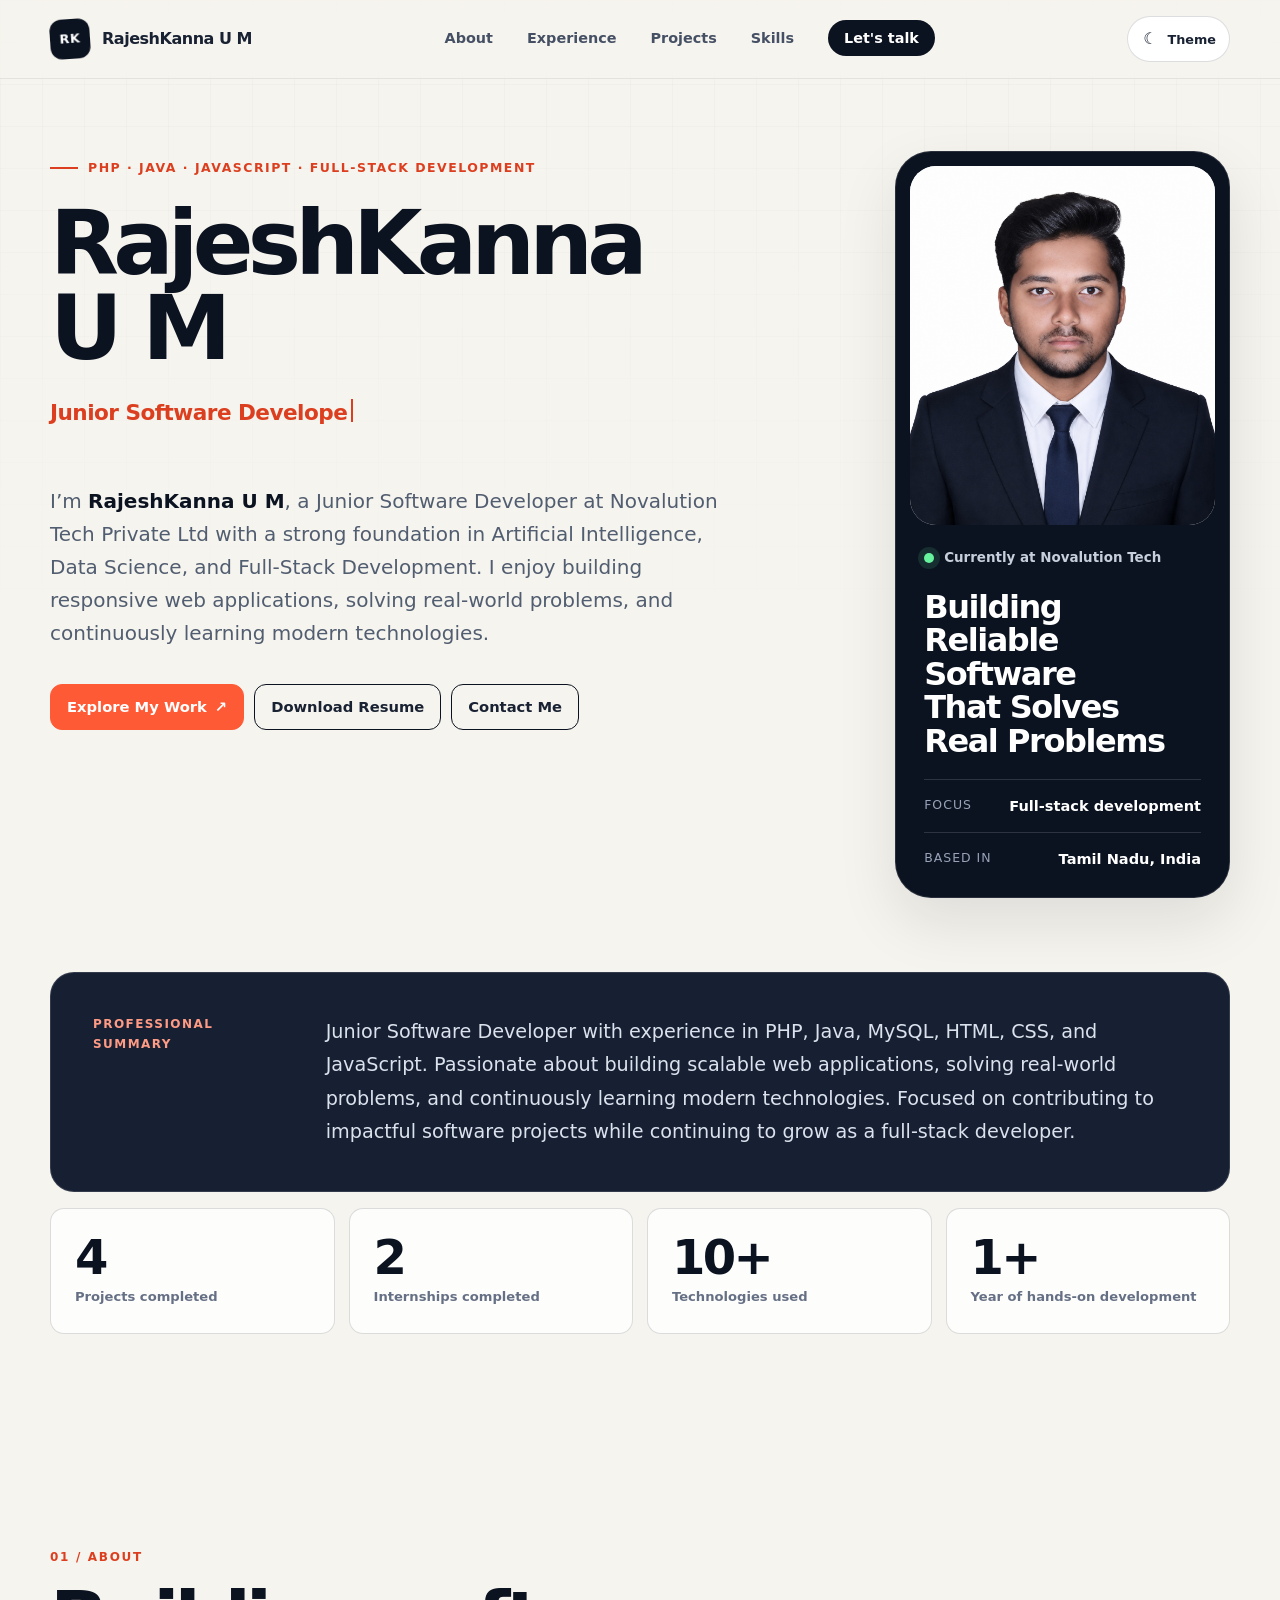
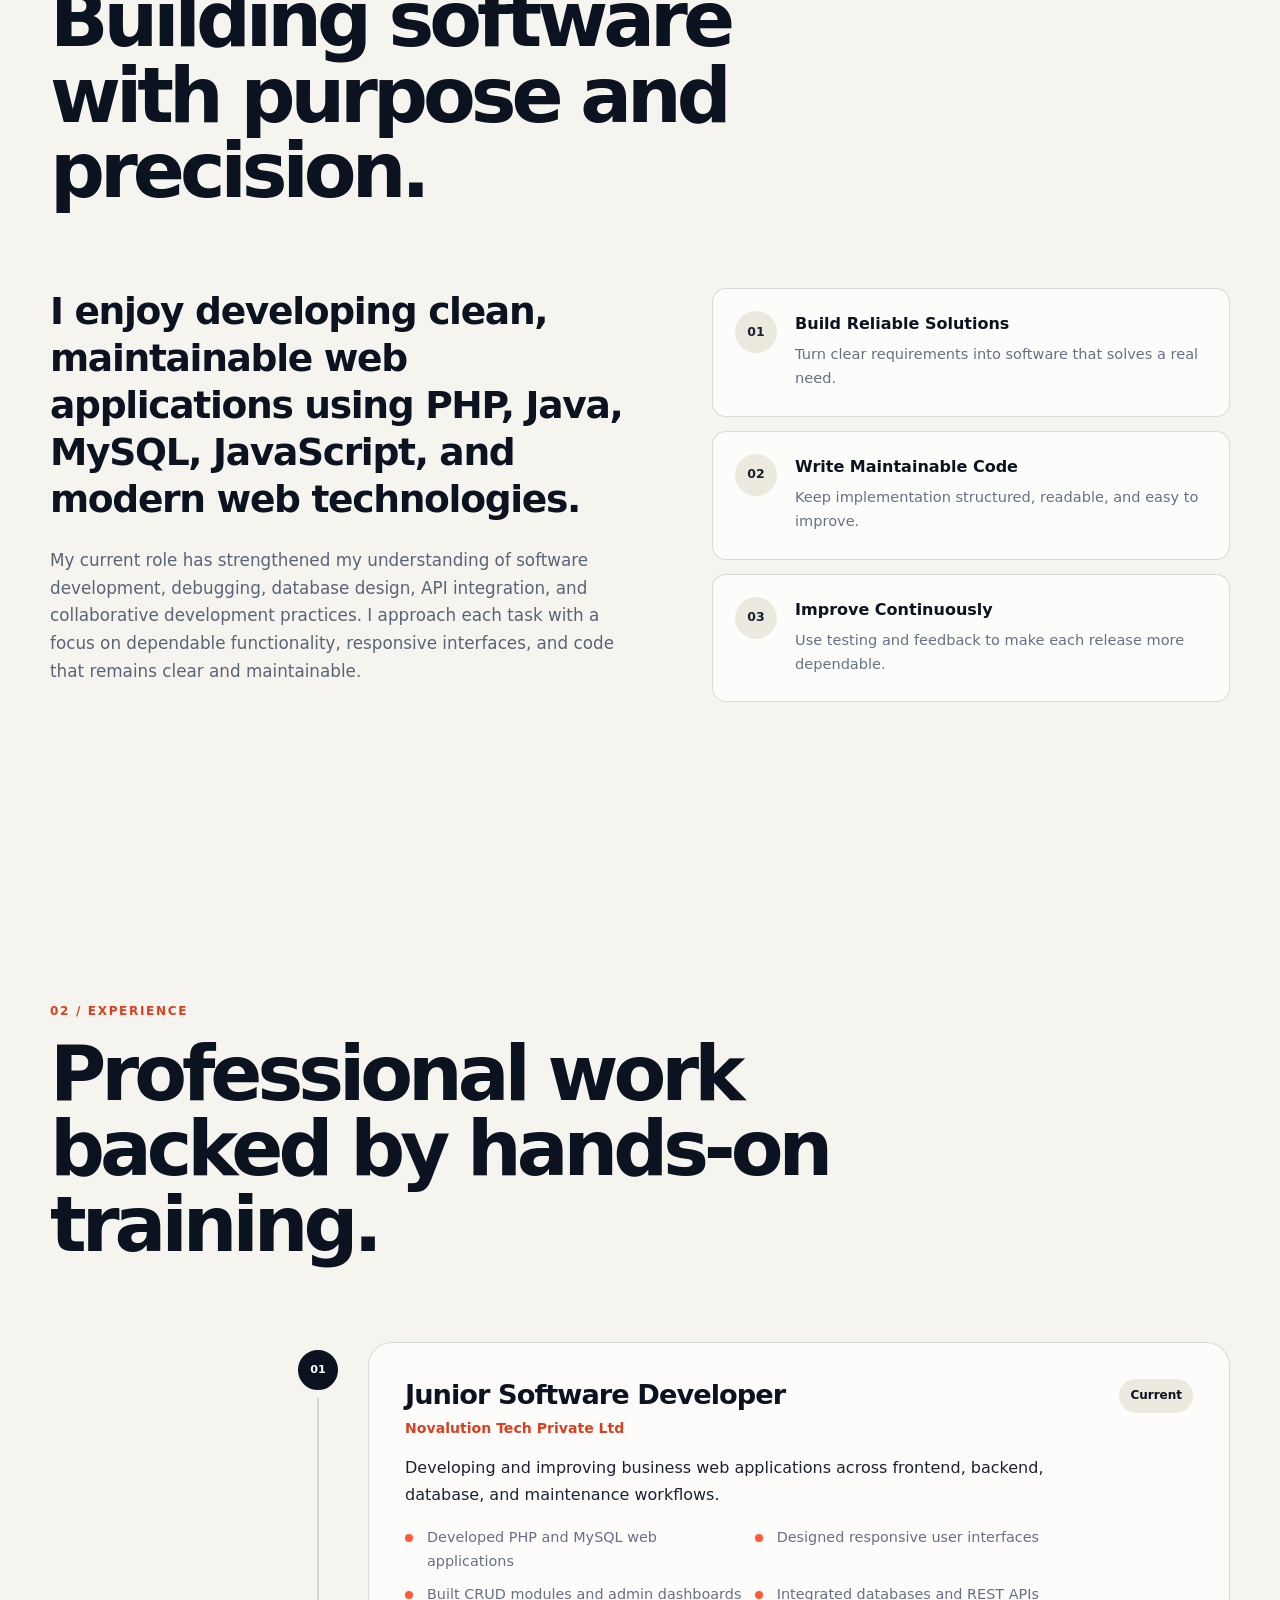
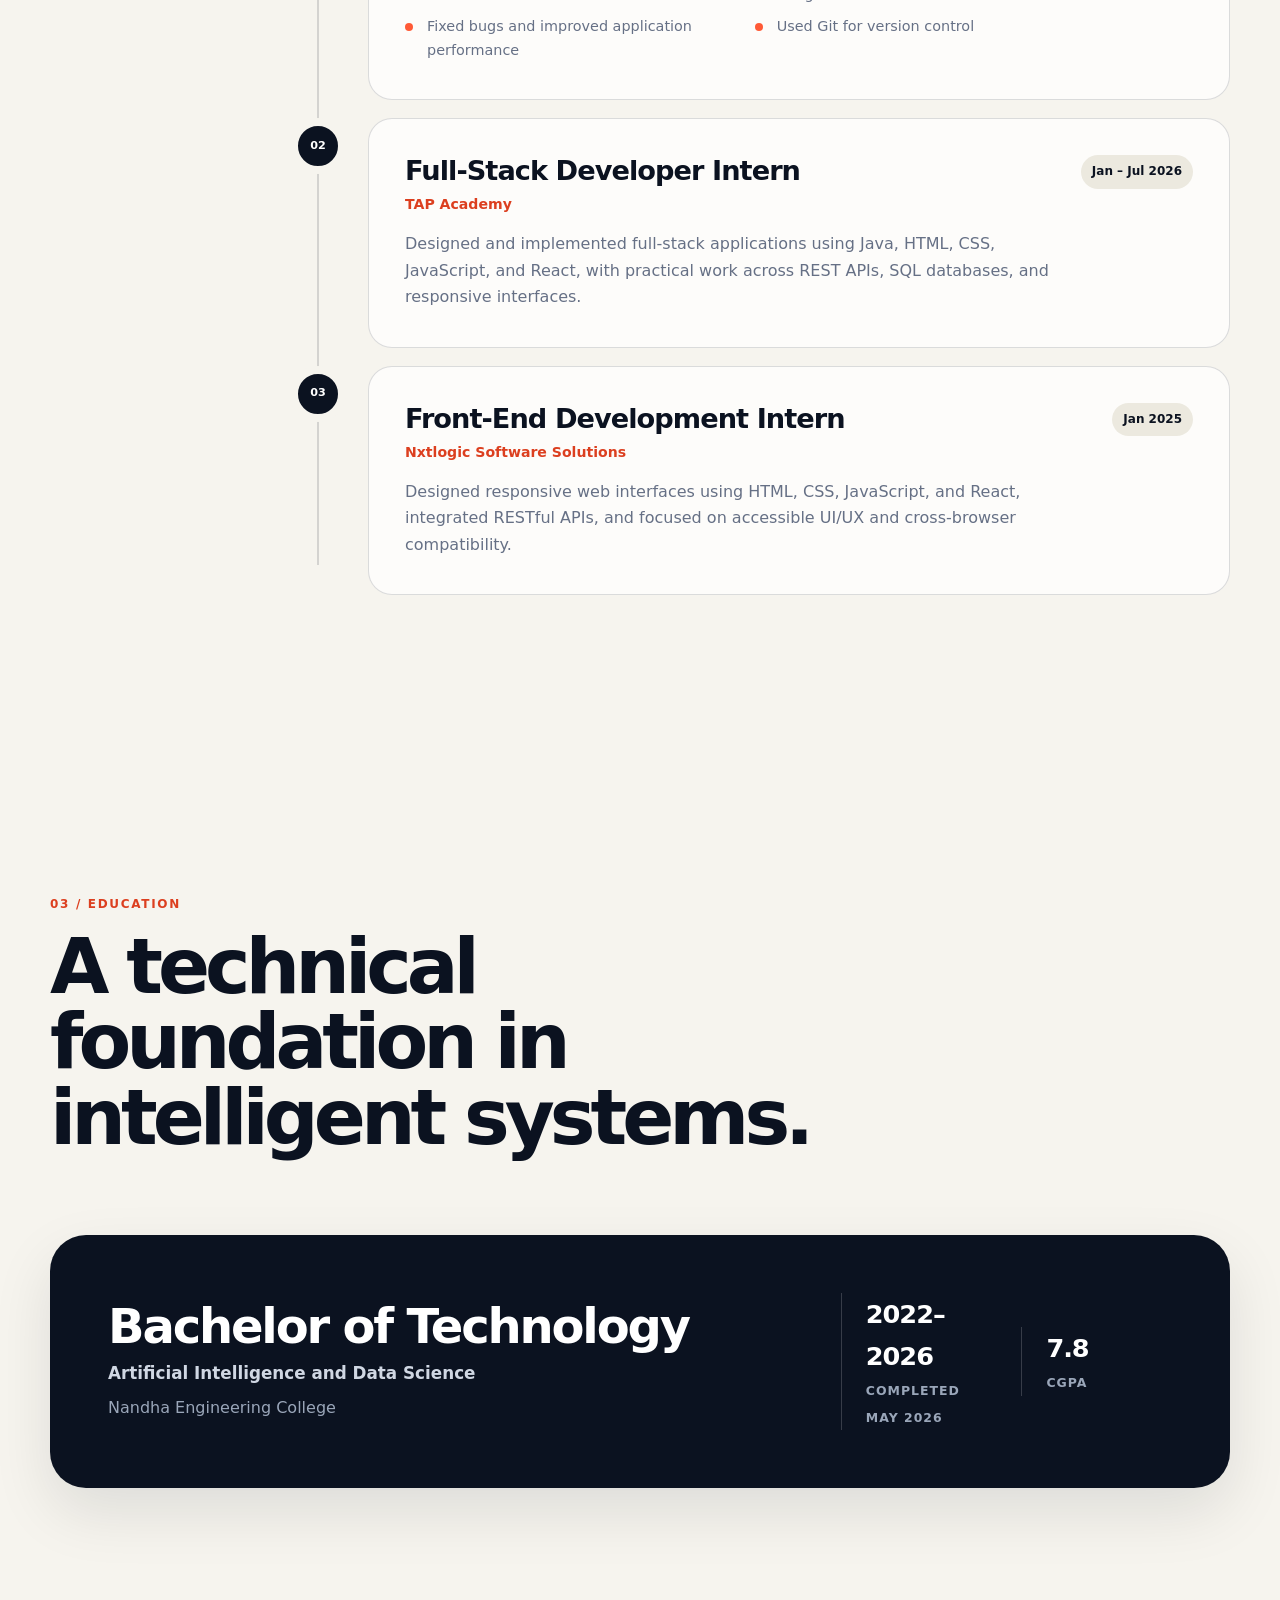
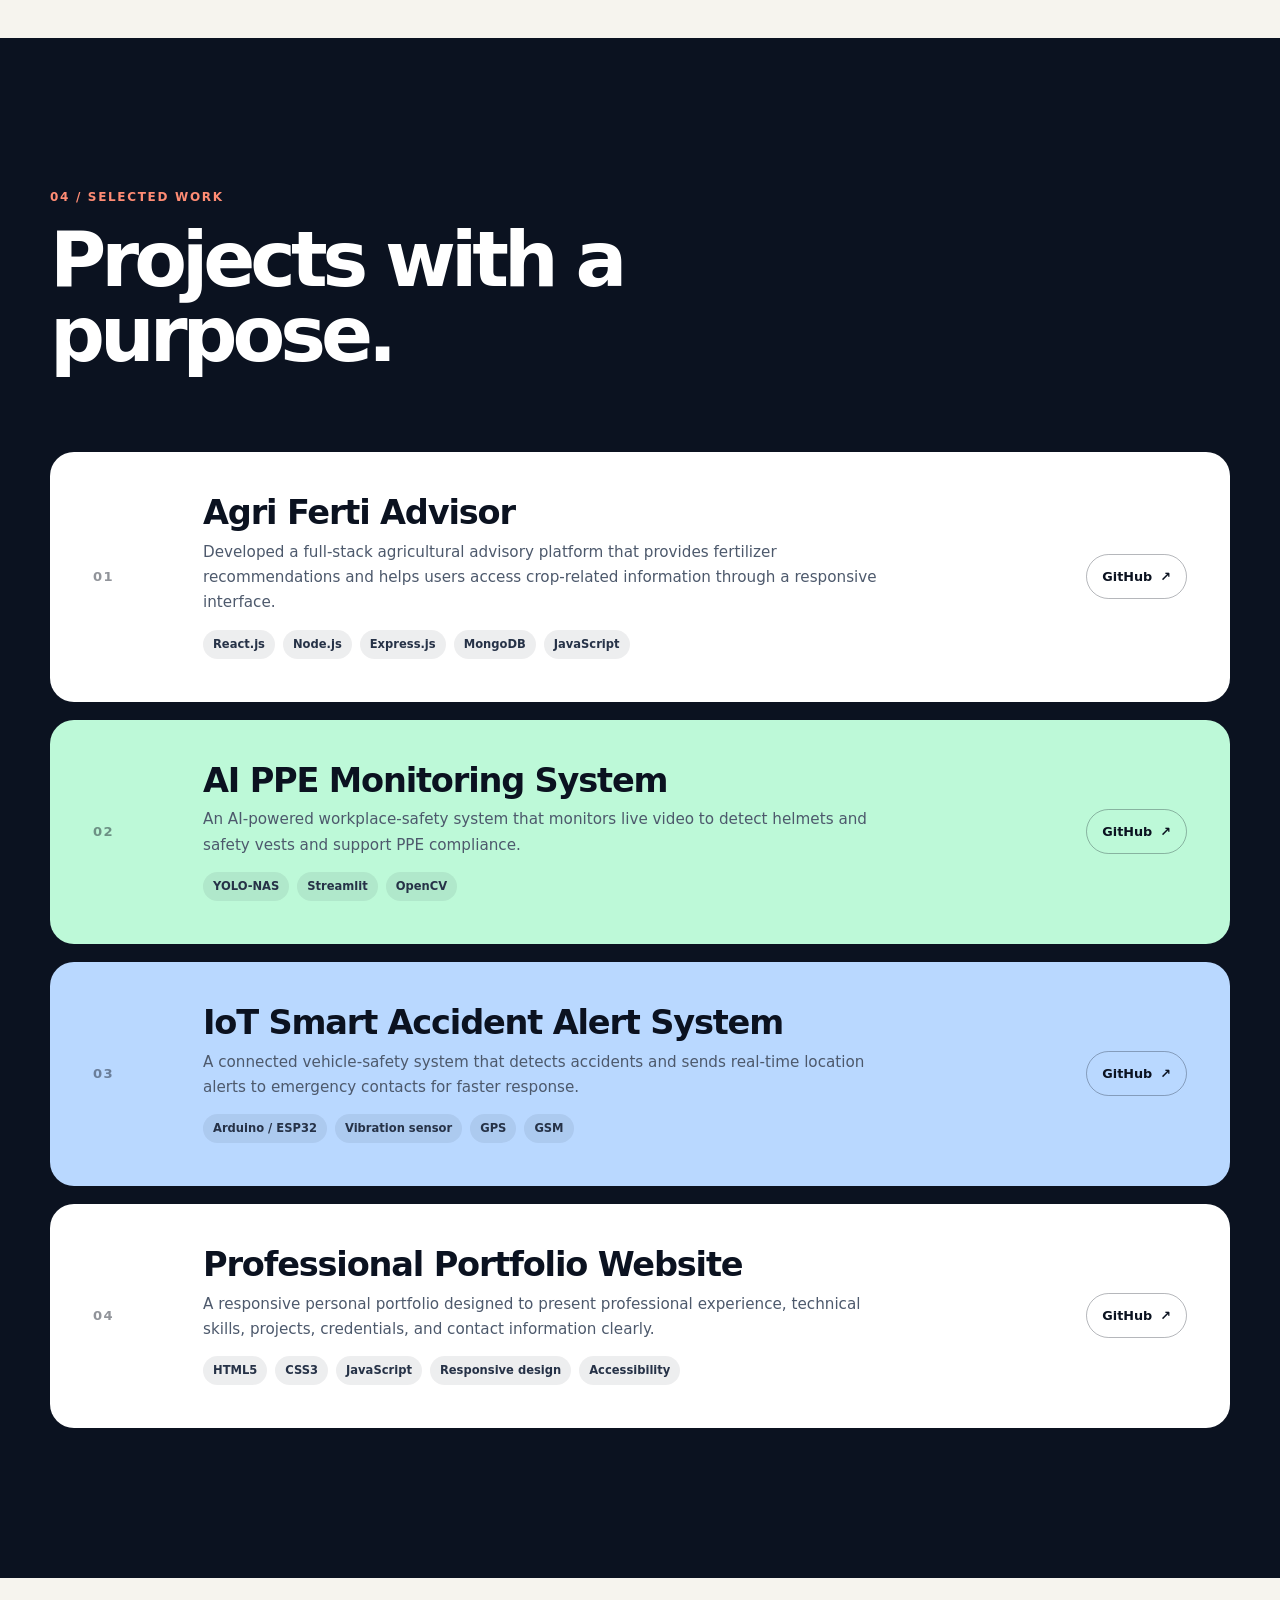
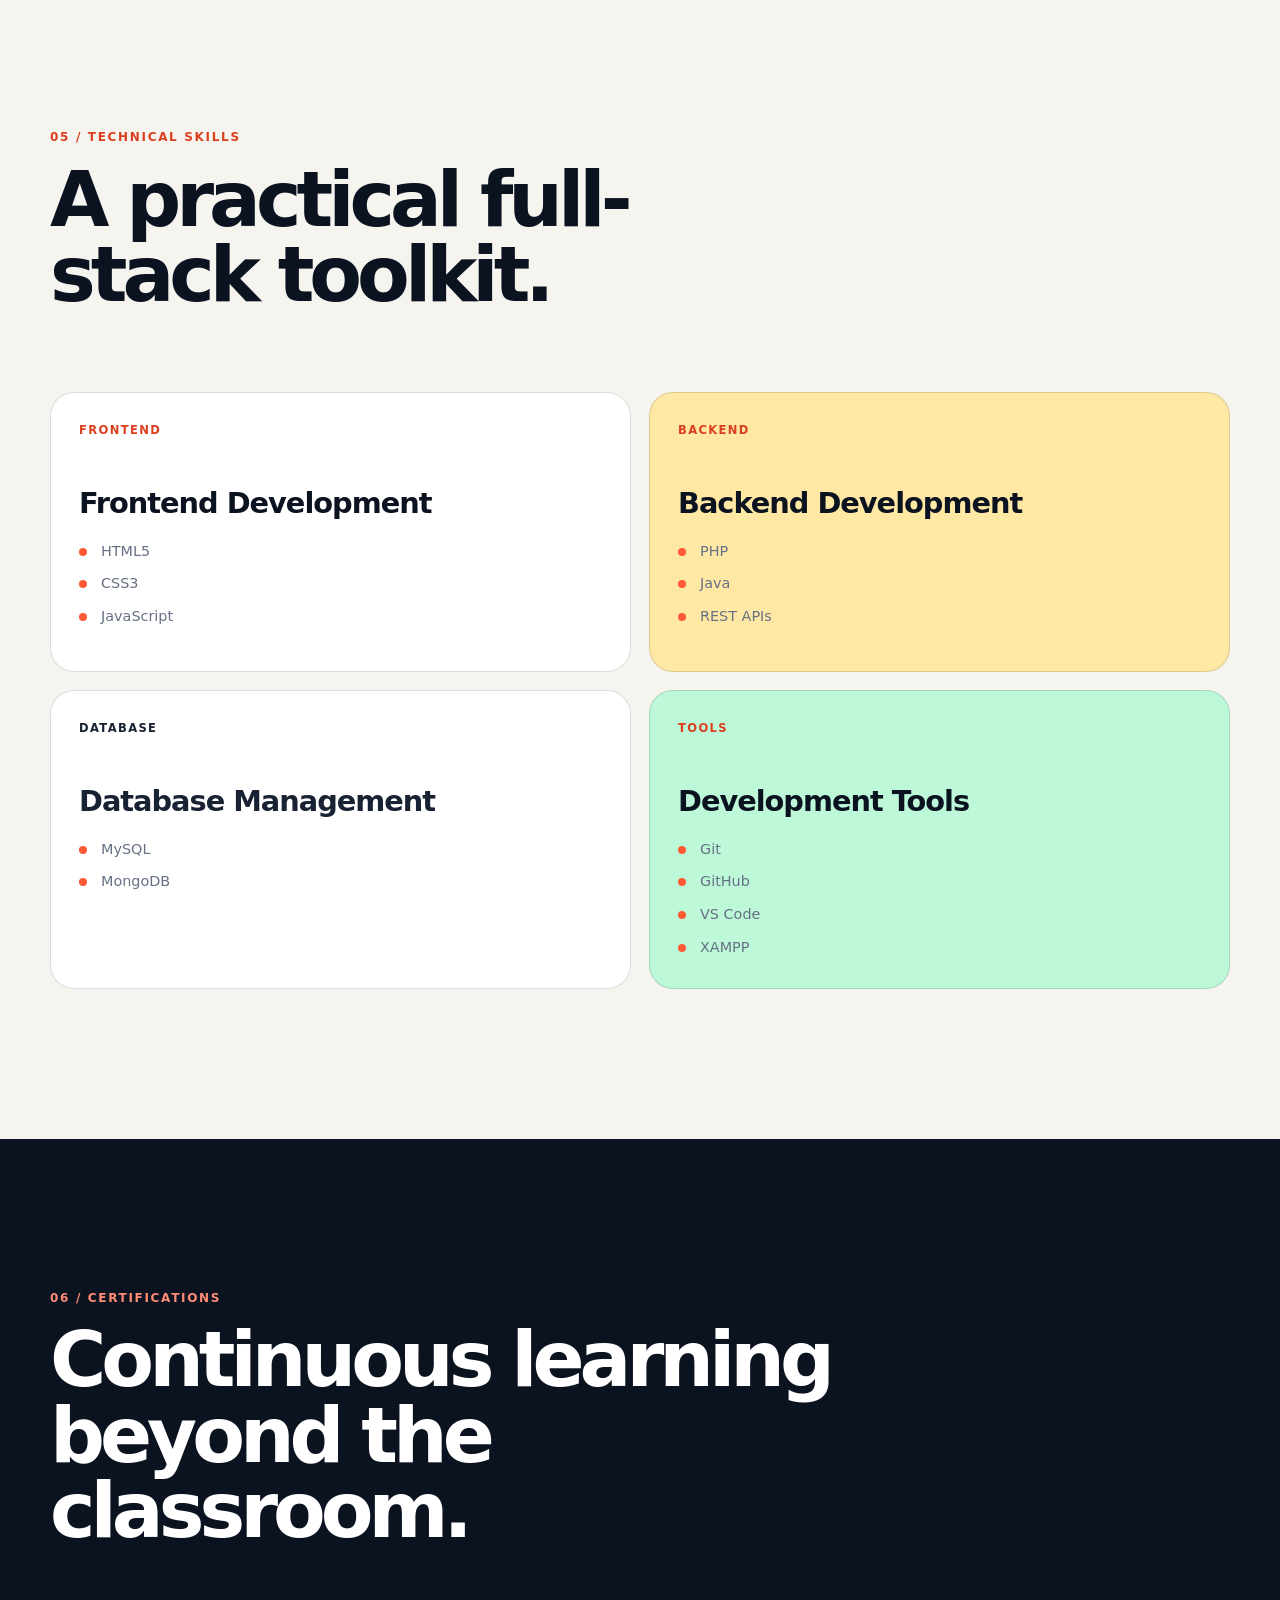
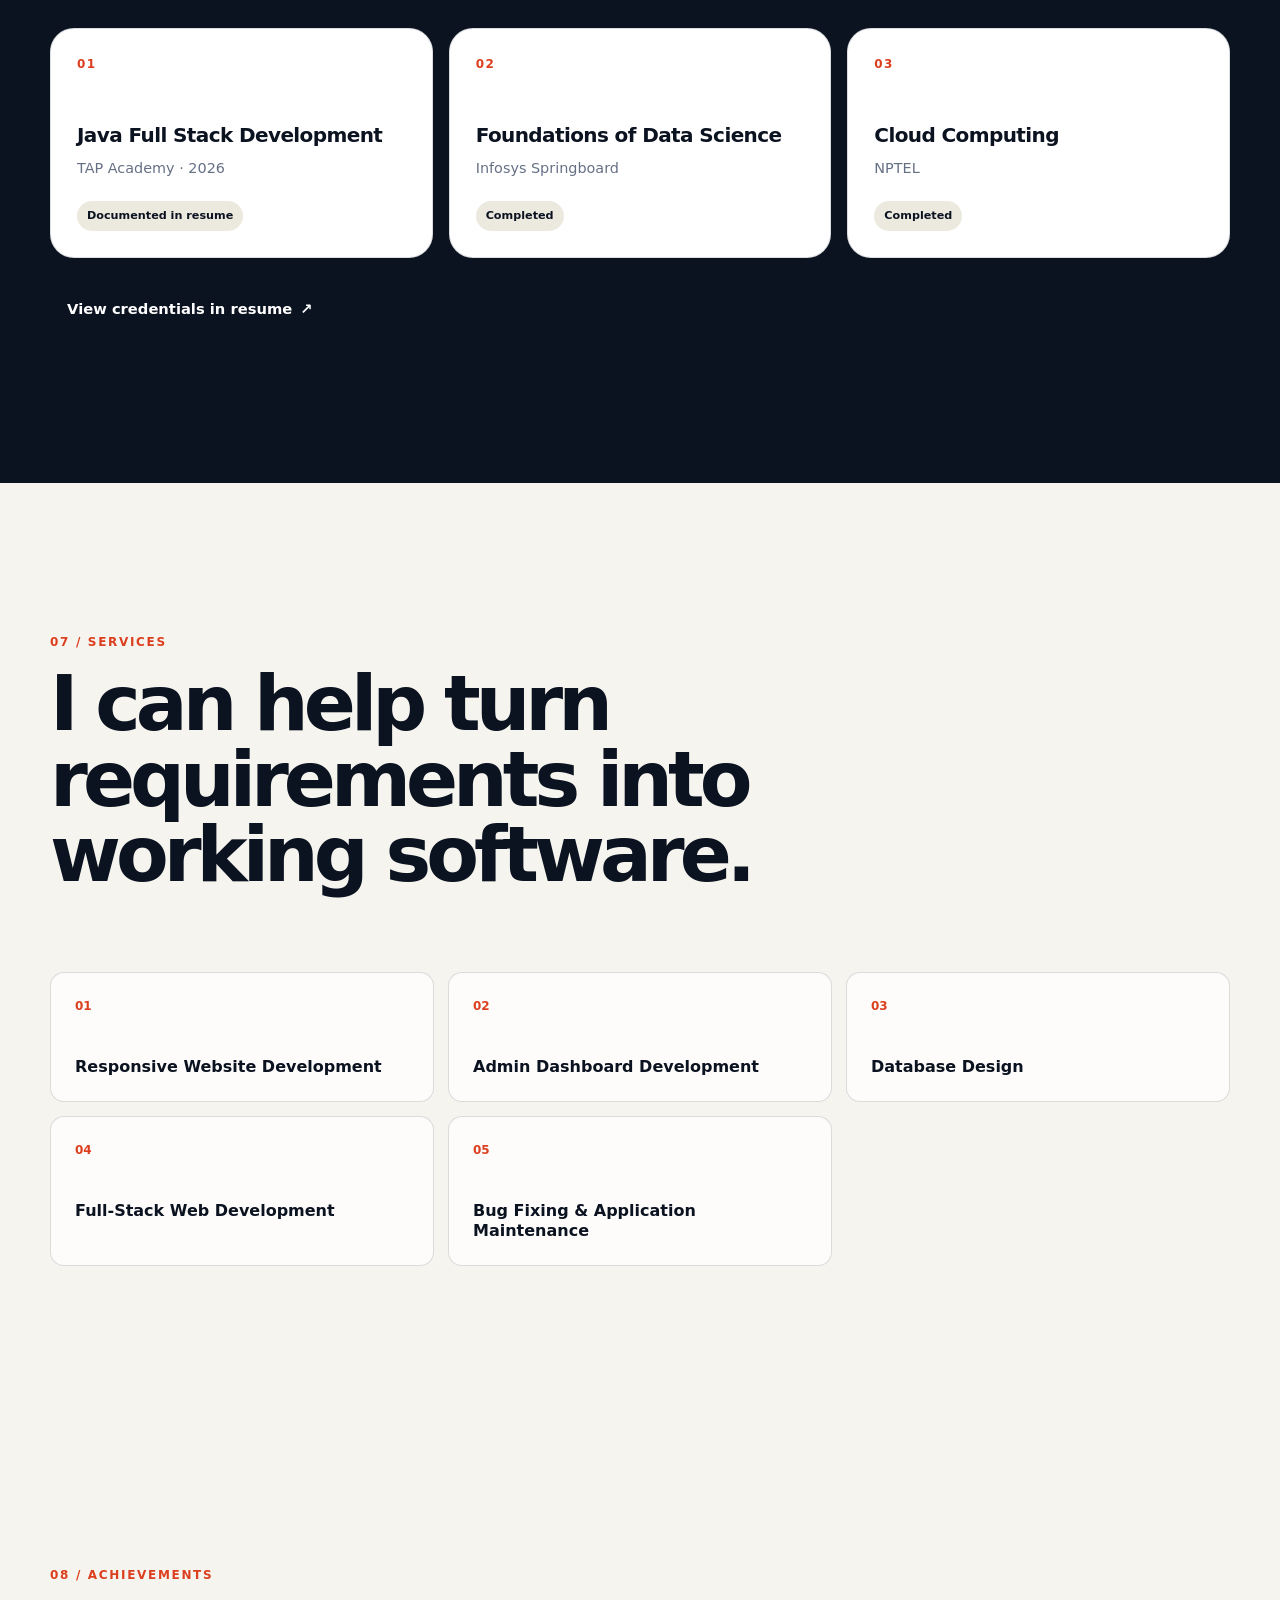
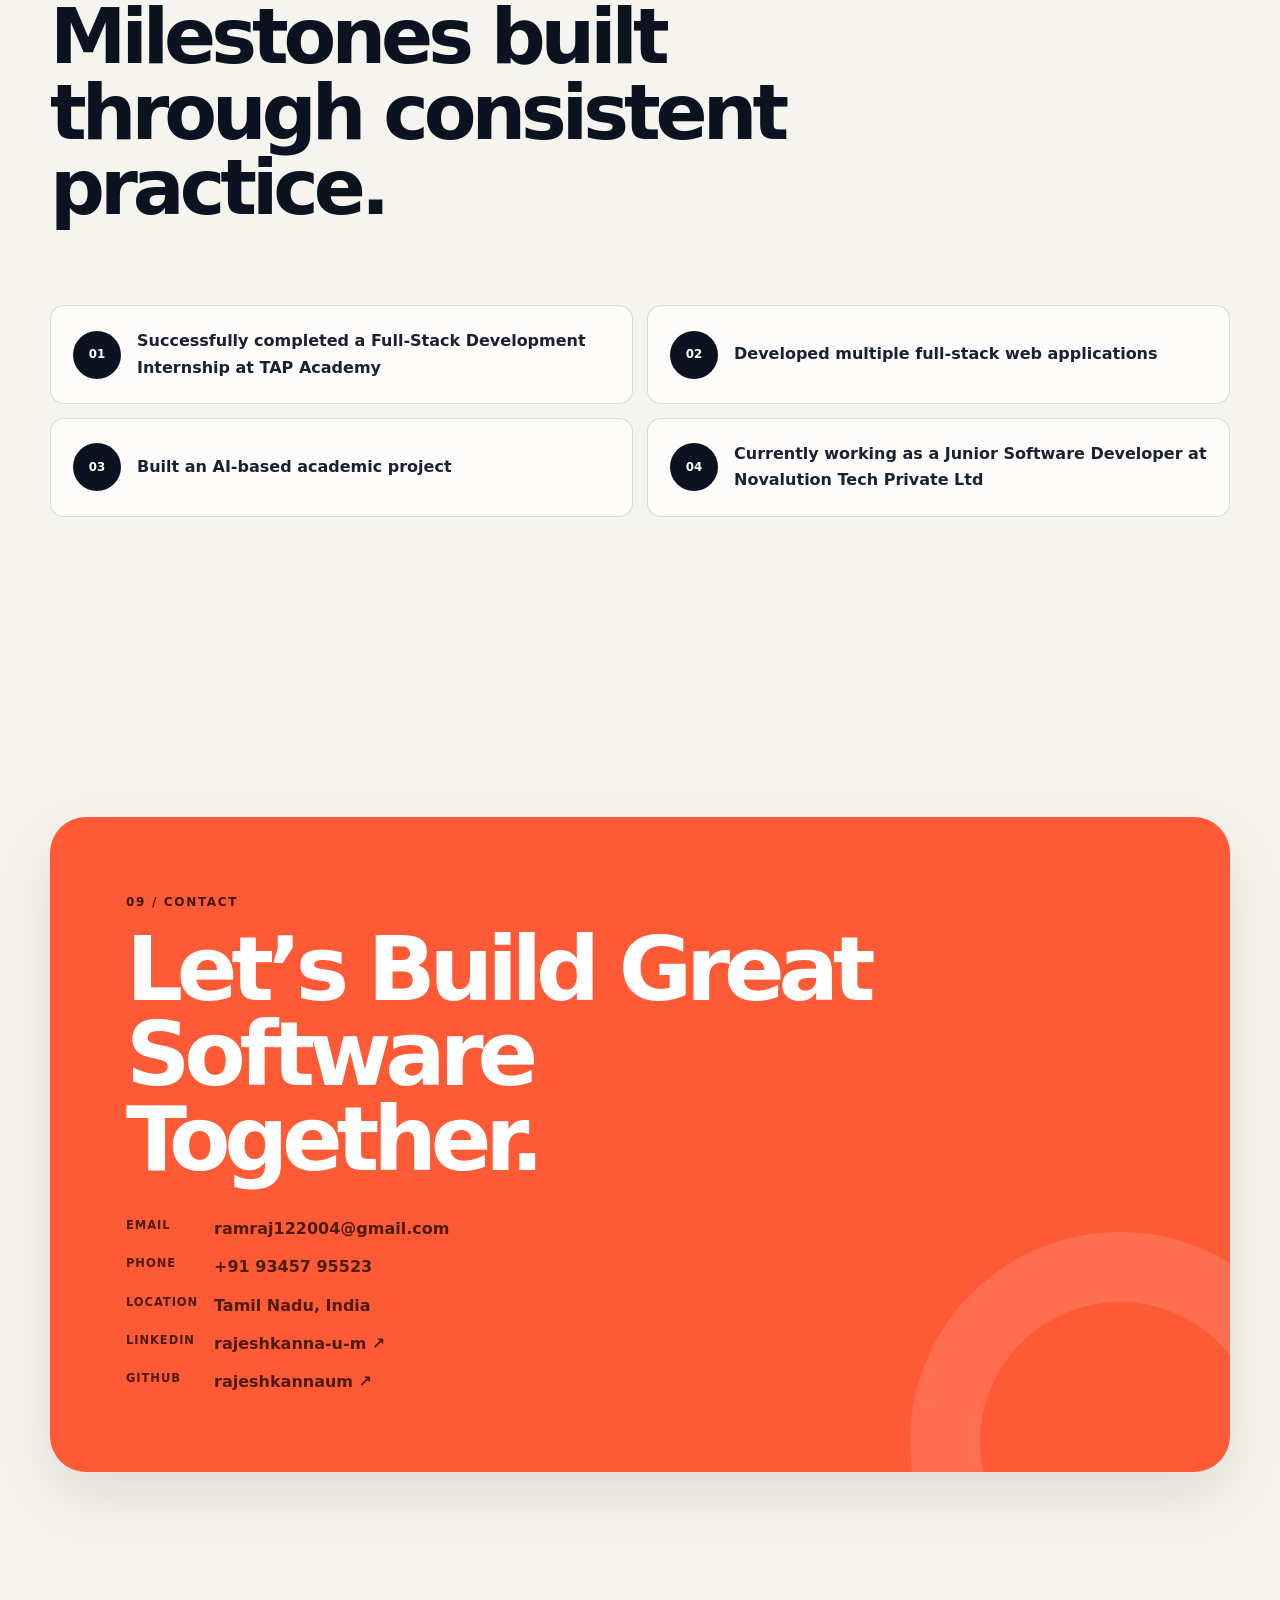
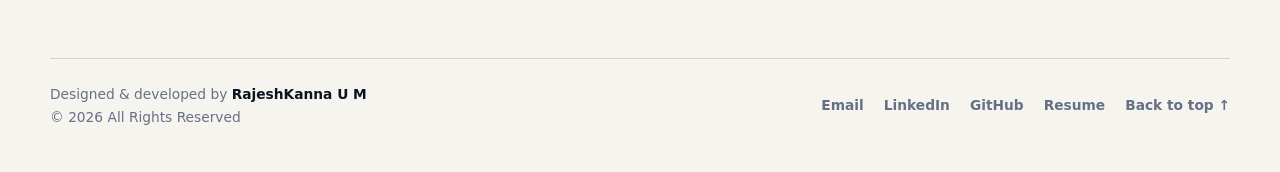
<file: index.html>
<!DOCTYPE html>
<html lang="en">
<head>
  <meta charset="UTF-8">
  <meta name="viewport" content="width=device-width, initial-scale=1.0">
  <meta name="description" content="Portfolio of RajeshKanna U M, a Junior Software Developer building scalable web applications with PHP, Java, MySQL, and JavaScript.">
  <meta name="theme-color" content="#0b1220">
  <meta name="author" content="RajeshKanna U M">
  <meta name="robots" content="index, follow">
  <meta name="keywords" content="RajeshKanna U M, junior software developer, Java full-stack developer, AI and Data Science, web developer, portfolio, Tamil Nadu">
  <meta property="og:type" content="website">
  <meta property="og:title" content="RajeshKanna U M | Junior Software Developer">
  <meta property="og:description" content="Junior Software Developer building scalable, reliable, and user-friendly web applications.">
  <meta property="og:locale" content="en_IN">
  <meta name="twitter:card" content="summary">
  <meta name="twitter:title" content="RajeshKanna U M | Junior Software Developer">
  <meta name="twitter:description" content="Junior Software Developer building scalable, reliable, and user-friendly web applications.">
  <title>RajeshKanna U M | Junior Software Developer</title>
  <link rel="icon" type="image/png" href="assets/profile.png">
  <script src="assets/js/theme.js"></script>
  <script type="application/ld+json">
    {
      "@context": "https://schema.org",
      "@type": "Person",
      "name": "RajeshKanna U M",
      "jobTitle": "Junior Software Developer",
      "email": "mailto:ramraj122004@gmail.com",
      "telephone": "+91-93457-95523",
      "address": {
        "@type": "PostalAddress",
        "addressRegion": "Tamil Nadu",
        "addressCountry": "IN"
      },
      "alumniOf": {
        "@type": "CollegeOrUniversity",
        "name": "Nandha Engineering College"
      },
      "worksFor": {
        "@type": "Organization",
        "name": "Novalution Tech Private Ltd"
      },
      "sameAs": [
        "https://www.linkedin.com/in/rajeshkanna-u-m/",
        "https://github.com/rajeshkannaum"
      ],
      "knowsAbout": ["Java", "PHP", "HTML", "CSS", "JavaScript",  "REST APIs", "SQL", "MySQL", "MongoDB", "Git", "Full-Stack Development"]
    }
  </script>
  <link rel="stylesheet" href="assets/css/style.css">
</head>
<body class="loading">
  <a class="skip-link" href="#main-content">Skip to main content</a>

  <div class="site-loader" id="site-loader" aria-hidden="true">
    <div class="loader-inner">
      <span class="loader-mark">RK</span>
      <span class="loader-text">Loading portfolio</span>
    </div>
  </div>

  <header class="site-header">
    <nav class="nav shell" aria-label="Primary navigation">
      <a class="brand" href="#home" aria-label="RajeshKanna U M - home">
        <span class="brand-mark" aria-hidden="true">RK</span>
        <span class="brand-name">RajeshKanna U M</span>
      </a>
      <ul class="nav-links">
        <li><a href="#about">About</a></li>
        <li><a href="#experience">Experience</a></li>
        <li><a href="#projects">Projects</a></li>
        <li><a href="#skills">Skills</a></li>
        <li><a class="nav-cta" href="#contact">Let's talk</a></li>
      </ul>
      <div class="nav-tools">
        <button class="theme-toggle" id="theme-toggle" type="button" aria-label="Switch color theme" aria-pressed="false">
          <span class="theme-icon" aria-hidden="true">☾</span>
          <span class="theme-label">Theme</span>
        </button>
        <details class="mobile-menu">
          <summary><span class="menu-icon" aria-hidden="true"></span> Menu</summary>
          <ul class="mobile-links">
            <li><a href="#about">About</a></li>
            <li><a href="#experience">Experience</a></li>
            <li><a href="#education">Education</a></li>
            <li><a href="#projects">Projects</a></li>
            <li><a href="#skills">Skills</a></li>
            <li><a href="#certifications">Certifications</a></li>
            <li><a href="#contact">Contact</a></li>
          </ul>
        </details>
      </div>
    </nav>
  </header>

  <main id="main-content">
    <section class="hero" id="home" aria-labelledby="hero-title">
      <div class="hero-grid shell reveal">
        <div>
          <p class="eyebrow">PHP · Java · JavaScript · Full-Stack Development</p>
          <h1 id="hero-title">RajeshKanna U M</h1>
          <p class="role-line" aria-label="Professional headline">
            <span id="typing-text">Junior Software Developer | Building Scalable Web Applications</span><span class="typing-cursor" aria-hidden="true"></span>
          </p>
          <p class="hero-intro">
            I’m <strong>RajeshKanna U M</strong>, a Junior Software Developer at Novalution Tech Private Ltd with a
            strong foundation in Artificial Intelligence, Data Science, and Full-Stack Development. I enjoy building
            responsive web applications, solving real-world problems, and continuously learning modern technologies.
          </p>
          <div class="button-row">
            <a class="button button-primary" href="#projects">Explore My Work <span class="arrow" aria-hidden="true">↗</span></a>
            <a class="button button-secondary" href="assets/rajeshkanna-resume.pdf" download="RajeshKanna-UM-Resume.pdf">Download Resume</a>
            <a class="button button-secondary" href="#contact">Contact Me</a>
          </div>
        </div>

        <aside class="hero-card" aria-label="Current profile summary">
          <div class="hero-photo">
            <img src="assets/profile.png" alt="Professional portrait of RajeshKanna U M" width="1128" height="1371">
          </div>
          <div class="hero-card-body">
            <div class="status"><span class="status-dot" aria-hidden="true"></span> Currently at Novalution Tech</div>
            <h2 class="hero-card-title">Building Reliable Software<br>That Solves Real Problems</h2>
            <dl class="fact-list">
              <div class="fact">
                <dt>Focus</dt>
                <dd>Full-stack development</dd>
              </div>
              <div class="fact">
                <dt>Based in</dt>
                <dd>Tamil Nadu, India</dd>
              </div>
            </dl>
          </div>
        </aside>
      </div>

      <aside class="professional-summary shell reveal" aria-label="Professional summary">
        <span class="professional-summary-label">Professional summary</span>
        <p>Junior Software Developer with experience in PHP, Java, MySQL, HTML, CSS, and JavaScript. Passionate about building scalable web applications, solving real-world problems, and continuously learning modern technologies. Focused on contributing to impactful software projects while continuing to grow as a full-stack developer.</p>
      </aside>

      <div class="stats-grid shell" aria-label="Portfolio statistics">
        <div class="stat-card reveal"><strong class="stat-value">4</strong><span class="stat-label">Projects completed</span></div>
        <div class="stat-card reveal"><strong class="stat-value">2</strong><span class="stat-label">Internships completed</span></div>
        <div class="stat-card reveal"><strong class="stat-value">10+</strong><span class="stat-label">Technologies used</span></div>
        <div class="stat-card reveal"><strong class="stat-value">1+</strong><span class="stat-label">Year of hands-on development</span></div>
      </div>
    </section>

    <section class="section reveal" id="about" aria-labelledby="about-title">
      <div class="shell">
        <div class="section-heading">
          <div>
            <p class="section-label">01 / About</p>
            <h2 class="section-title" id="about-title">Building software with purpose and precision.</h2>
          </div>
        </div>

        <div class="about-grid">
          <div>
            <p class="about-lead">I enjoy developing clean, maintainable web applications using PHP, Java, MySQL, JavaScript, and modern web technologies.</p>
            <p class="about-copy">
              My current role has strengthened my understanding of software development, debugging, database design,
              API integration, and collaborative development practices. I approach each task with a focus on dependable
              functionality, responsive interfaces, and code that remains clear and maintainable.
            </p>
          </div>

          <div class="principles" aria-label="Working principles">
            <article class="principle">
              <span class="principle-index" aria-hidden="true">01</span>
              <div>
                <h3>Build Reliable Solutions</h3>
                <p>Turn clear requirements into software that solves a real need.</p>
              </div>
            </article>
            <article class="principle">
              <span class="principle-index" aria-hidden="true">02</span>
              <div>
                <h3>Write Maintainable Code</h3>
                <p>Keep implementation structured, readable, and easy to improve.</p>
              </div>
            </article>
            <article class="principle">
              <span class="principle-index" aria-hidden="true">03</span>
              <div>
                <h3>Improve Continuously</h3>
                <p>Use testing and feedback to make each release more dependable.</p>
              </div>
            </article>
          </div>
        </div>
      </div>
    </section>

    <section class="section reveal" id="experience" aria-labelledby="experience-title">
      <div class="shell">
        <div class="section-heading">
          <div>
            <p class="section-label">02 / Experience</p>
            <h2 class="section-title" id="experience-title">Professional work backed by hands-on training.</h2>
          </div>
        </div>

        <div class="timeline">
          <article class="timeline-item">
            <span class="timeline-marker" aria-hidden="true">01</span>
            <div class="timeline-card">
              <div>
                <h3>Junior Software Developer</h3>
                <p class="timeline-place">Novalution Tech Private Ltd</p>
                <p>Developing and improving business web applications across frontend, backend, database, and maintenance workflows.</p>
                <ul class="experience-points">
                  <li>Developed PHP and MySQL web applications</li>
                  <li>Designed responsive user interfaces</li>
                  <li>Built CRUD modules and admin dashboards</li>
                  <li>Integrated databases and REST APIs</li>
                  <li>Fixed bugs and improved application performance</li>
                  <li>Used Git for version control</li>
                </ul>
              </div>
              <span class="timeline-date">Current</span>
            </div>
          </article>

          <article class="timeline-item">
            <span class="timeline-marker" aria-hidden="true">02</span>
            <div class="timeline-card">
              <div>
                <h3>Full-Stack Developer Intern</h3>
                <p class="timeline-place">TAP Academy</p>
                <p>Designed and implemented full-stack applications using Java, HTML, CSS, JavaScript, and React, with practical work across REST APIs, SQL databases, and responsive interfaces.</p>
              </div>
              <span class="timeline-date">Jan – Jul 2026</span>
            </div>
          </article>

          <article class="timeline-item">
            <span class="timeline-marker" aria-hidden="true">03</span>
            <div class="timeline-card">
              <div>
                <h3>Front-End Development Intern</h3>
                <p class="timeline-place">Nxtlogic Software Solutions</p>
                <p>Designed responsive web interfaces using HTML, CSS, JavaScript, and React, integrated RESTful APIs, and focused on accessible UI/UX and cross-browser compatibility.</p>
              </div>
              <span class="timeline-date">Jan 2025</span>
            </div>
          </article>
        </div>
      </div>
    </section>

    <section class="section reveal" id="education" aria-labelledby="education-title">
      <div class="shell">
        <div class="section-heading">
          <div>
            <p class="section-label">03 / Education</p>
            <h2 class="section-title" id="education-title">A technical foundation in intelligent systems.</h2>
          </div>
        </div>

        <article class="education-card">
          <div class="education-main">
            <h3>Bachelor of Technology</h3>
            <p class="education-field">Artificial Intelligence and Data Science</p>
            <p class="education-place">Nandha Engineering College</p>
          </div>
          <div class="education-metric">
            <strong>2022–2026</strong>
            <span>Completed May 2026</span>
          </div>
          <div class="education-metric">
            <strong>7.8</strong>
            <span>CGPA</span>
          </div>
        </article>
      </div>
    </section>

    <section class="section section-dark reveal" id="projects" aria-labelledby="projects-title">
      <div class="shell">
        <div class="section-heading">
          <div>
            <p class="section-label">04 / Selected work</p>
            <h2 class="section-title" id="projects-title">Projects with a purpose.</h2>
          </div>
        </div>

        <div class="project-list">
          <article class="project">
            <span class="project-number">01</span>
            <div class="project-content">
              <h3>Agri Ferti Advisor</h3>
              <p>Developed a full-stack agricultural advisory platform that provides fertilizer recommendations and helps users access crop-related information through a responsive interface.</p>
              <ul class="tags" aria-label="Technologies used">
                <li class="tag">React.js</li>
                <li class="tag">Node.js</li>
                <li class="tag">Express.js</li>
                <li class="tag">MongoDB</li>
                <li class="tag">JavaScript</li>
              </ul>
            </div>
            <a class="project-link" href="https://github.com/rajeshkannaum?tab=repositories" target="_blank" rel="noopener noreferrer" aria-label="Browse GitHub repositories for Agri Ferti Advisor">GitHub <span aria-hidden="true">↗</span></a>
          </article>

          <article class="project">
            <span class="project-number">02</span>
            <div class="project-content">
              <h3>AI PPE Monitoring System</h3>
              <p>An AI-powered workplace-safety system that monitors live video to detect helmets and safety vests and support PPE compliance.</p>
              <ul class="tags" aria-label="Technologies used">
                <li class="tag">YOLO-NAS</li>
                <li class="tag">Streamlit</li>
                <li class="tag">OpenCV</li>
              </ul>
            </div>
            <a class="project-link" href="https://github.com/rajeshkannaum?tab=repositories" target="_blank" rel="noopener noreferrer" aria-label="Browse GitHub repositories for AI PPE Monitoring System">GitHub <span aria-hidden="true">↗</span></a>
          </article>

          <article class="project">
            <span class="project-number">03</span>
            <div class="project-content">
              <h3>IoT Smart Accident Alert System</h3>
              <p>A connected vehicle-safety system that detects accidents and sends real-time location alerts to emergency contacts for faster response.</p>
              <ul class="tags" aria-label="Technologies used">
                <li class="tag">Arduino / ESP32</li>
                <li class="tag">Vibration sensor</li>
                <li class="tag">GPS</li>
                <li class="tag">GSM</li>
              </ul>
            </div>
            <a class="project-link" href="https://github.com/rajeshkannaum?tab=repositories" target="_blank" rel="noopener noreferrer" aria-label="Browse GitHub repositories for IoT Smart Accident Alert System">GitHub <span aria-hidden="true">↗</span></a>
          </article>

          <article class="project">
            <span class="project-number">04</span>
            <div class="project-content">
              <h3>Professional Portfolio Website</h3>
              <p>A responsive personal portfolio designed to present professional experience, technical skills, projects, credentials, and contact information clearly.</p>
              <ul class="tags" aria-label="Technologies used">
                <li class="tag">HTML5</li>
                <li class="tag">CSS3</li>
                <li class="tag">JavaScript</li>
                <li class="tag">Responsive design</li>
                <li class="tag">Accessibility</li>
              </ul>
            </div>
            <a class="project-link" href="https://github.com/rajeshkannaum" target="_blank" rel="noopener noreferrer" aria-label="Browse GitHub repositories for Professional Portfolio Website">GitHub <span aria-hidden="true">↗</span></a>
          </article>

        </div>
      </div>
    </section>

    <section class="section reveal" id="skills" aria-labelledby="skills-title">
      <div class="shell">
        <div class="section-heading">
          <div>
            <p class="section-label">05 / Technical skills</p>
            <h2 class="section-title" id="skills-title">A practical full-stack toolkit.</h2>
          </div>
        </div>

        <div class="skills-grid">
          <article class="skill-card">
            <span class="skill-kicker">Frontend</span>
            <div>
              <h3>Frontend Development</h3>
              <ul class="check-list">
                <li>HTML5</li>
                <li>CSS3</li>
                <li>JavaScript</li>
                
              </ul>
            </div>
          </article>
          <article class="skill-card">
            <span class="skill-kicker">Backend</span>
            <div>
              <h3>Backend Development</h3>
              <ul class="check-list">
                <li>PHP</li>
                <li>Java</li>
                <li>REST APIs</li>
              </ul>
            </div>
          </article>
          <article class="skill-card">
            <span class="skill-kicker">Database</span>
            <div>
              <h3>Database Management</h3>
              <ul class="check-list">
                <li>MySQL</li>
                <li>MongoDB</li>
              </ul>
            </div>
          </article>
          <article class="skill-card">
            <span class="skill-kicker">Tools</span>
            <div>
              <h3>Development Tools</h3>
              <ul class="check-list">
                <li>Git</li>
                <li>GitHub</li>
                <li>VS Code</li>
                <li>XAMPP</li>
              </ul>
            </div>
          </article>
        </div>
      </div>
    </section>

    <section class="section section-dark reveal" id="certifications" aria-labelledby="certifications-title">
      <div class="shell">
        <div class="section-heading">
          <div>
            <p class="section-label">06 / Certifications</p>
            <h2 class="section-title" id="certifications-title">Continuous learning beyond the classroom.</h2>
          </div>
        </div>

        <div class="collection-grid">
          <article class="collection-card">
            <span class="collection-index">01</span>
            <div>
              <h3>Java Full Stack Development</h3>
              <p>TAP Academy · 2026</p>
              <span class="credential-note">Documented in resume</span>
            </div>
          </article>
          <article class="collection-card">
            <span class="collection-index">02</span>
            <div>
              <h3>Foundations of Data Science</h3>
              <p>Infosys Springboard</p>
              <span class="credential-note">Completed</span>
            </div>
          </article>
          <article class="collection-card">
            <span class="collection-index">03</span>
            <div>
              <h3>Cloud Computing</h3>
              <p>NPTEL</p>
              <span class="credential-note">Completed</span>
            </div>
          </article>
        </div>
        <div class="section-actions">
          <a class="button button-secondary" href="assets/rajeshkanna-resume.pdf" target="_blank" rel="noopener noreferrer">View credentials in resume <span class="arrow" aria-hidden="true">↗</span></a>
        </div>
      </div>
    </section>

    <section class="section reveal" id="services" aria-labelledby="services-title">
      <div class="shell">
        <div class="section-heading">
          <div>
            <p class="section-label">07 / Services</p>
            <h2 class="section-title" id="services-title">I can help turn requirements into working software.</h2>
          </div>
        </div>

        <div class="services-grid">
          <article class="service-card"><span>01</span><h3>Responsive Website Development</h3></article>
          <article class="service-card"><span>02</span><h3>Admin Dashboard Development</h3></article>
          <article class="service-card"><span>03</span><h3>Database Design</h3></article>
          <article class="service-card"><span>04</span><h3>Full-Stack Web Development</h3></article>
          <article class="service-card"><span>05</span><h3>Bug Fixing &amp; Application Maintenance</h3></article>
        </div>
      </div>
    </section>

    <section class="section reveal" id="achievements" aria-labelledby="achievements-title">
      <div class="shell">
        <div class="section-heading">
          <div>
            <p class="section-label">08 / Achievements</p>
            <h2 class="section-title" id="achievements-title">Milestones built through consistent practice.</h2>
          </div>
        </div>

        <ul class="achievement-list">
          <li><span class="achievement-number">01</span><span>Successfully completed a Full-Stack Development Internship at TAP Academy</span></li>
          <li><span class="achievement-number">02</span><span>Developed multiple full-stack web applications</span></li>
          <li><span class="achievement-number">03</span><span>Built an AI-based academic project</span></li>
          <li><span class="achievement-number">04</span><span>Currently working as a Junior Software Developer at Novalution Tech Private Ltd</span></li>
        </ul>
      </div>
    </section>

    <section class="section reveal" id="contact" aria-labelledby="contact-title">
      <div class="shell">
        <div class="contact-card">
          <div class="contact-grid">
            <div>
              <p class="section-label">09 / Contact</p>
              <h2 class="contact-title" id="contact-title">Let’s Build Great Software Together.</h2>
              <ul class="contact-info-list">
                <li><a href="mailto:ramraj122004@gmail.com"><strong>Email</strong><span>ramraj122004@gmail.com</span></a></li>
                <li><a href="tel:+919345795523"><strong>Phone</strong><span>+91 93457 95523</span></a></li>
                <li><span><strong>Location</strong><span>Tamil Nadu, India</span></span></li>
                <li><a href="https://www.linkedin.com/in/rajeshkanna-u-m/" target="_blank" rel="noopener noreferrer"><strong>LinkedIn</strong><span>rajeshkanna-u-m ↗</span></a></li>
                <li><a href="https://github.com/rajeshkannaum" target="_blank" rel="noopener noreferrer"><strong>GitHub</strong><span>rajeshkannaum ↗</span></a></li>
              </ul>
            </div>
          </div>
        </div>
      </div>
    </section>
  </main>

  <footer class="site-footer">
    <div class="footer-inner shell">
      <span class="footer-credit">Designed &amp; developed by <strong>RajeshKanna U M</strong><br>© <span id="year">2026</span> All Rights Reserved</span>
      <div class="footer-links">
        <a href="mailto:ramraj122004@gmail.com">Email</a>
        <a href="https://www.linkedin.com/in/rajeshkanna-u-m/" target="_blank" rel="noopener noreferrer">LinkedIn</a>
        <a href="https://github.com/rajeshkannaum" target="_blank" rel="noopener noreferrer">GitHub</a>
        <a href="assets/rajeshkanna-resume.pdf" download="RajeshKanna-UM-Resume.pdf">Resume</a>
        <a href="#home">Back to top ↑</a>
      </div>
    </div>
  </footer>

  <script src="assets/js/script.js"></script>
</body>
</html>
</file>
<file: assets/css/style.css>
:root {
  --ink: #0b1220;
  --ink-soft: #172033;
  --paper: #f6f4ee;
  --paper-deep: #ece9df;
  --white: #ffffff;
  --text: #192233;
  --muted: #667085;
  --line: rgba(11, 18, 32, 0.14);
  --accent: #ff5a36;
  --accent-dark: #dc3f1f;
  --mint: #bdf9d8;
  --blue: #b9d8ff;
  --yellow: #ffe8a3;
  --shadow: 0 24px 60px rgba(11, 18, 32, 0.10);
  --radius-sm: 14px;
  --radius-md: 24px;
  --radius-lg: 36px;
  --max-width: 1180px;
}

*,
*::before,
*::after {
  box-sizing: border-box;
}

html {
  scroll-behavior: smooth;
}

body {
  margin: 0;
  color: var(--text);
  background: var(--paper);
  font-family: Inter, ui-sans-serif, system-ui, -apple-system, BlinkMacSystemFont, "Segoe UI", sans-serif;
  font-size: 16px;
  line-height: 1.65;
  -webkit-font-smoothing: antialiased;
}

body::before {
  position: fixed;
  inset: 0;
  z-index: -2;
  content: "";
  pointer-events: none;
  background-image: linear-gradient(rgba(11, 18, 32, 0.025) 1px, transparent 1px),
    linear-gradient(90deg, rgba(11, 18, 32, 0.025) 1px, transparent 1px);
  background-size: 42px 42px;
  mask-image: linear-gradient(to bottom, black, transparent 72%);
}

a {
  color: inherit;
  text-decoration: none;
}

button,
a {
  -webkit-tap-highlight-color: transparent;
}

:focus-visible {
  outline: 3px solid var(--accent);
  outline-offset: 4px;
}

.skip-link {
  position: fixed;
  top: 12px;
  left: 12px;
  z-index: 100;
  padding: 10px 16px;
  color: var(--white);
  background: var(--ink);
  border-radius: 999px;
  transform: translateY(-160%);
  transition: transform 180ms ease;
}

.skip-link:focus {
  transform: translateY(0);
}

.shell {
  width: min(calc(100% - 40px), var(--max-width));
  margin-inline: auto;
}

.site-header {
  position: sticky;
  top: 0;
  z-index: 50;
  padding: 16px 0;
  background: rgba(246, 244, 238, 0.86);
  border-bottom: 1px solid rgba(11, 18, 32, 0.08);
  backdrop-filter: blur(18px);
}

.nav {
  display: flex;
  align-items: center;
  justify-content: space-between;
  gap: 24px;
}

.brand {
  display: inline-flex;
  align-items: center;
  gap: 12px;
  font-weight: 800;
  letter-spacing: -0.03em;
}

.brand-mark {
  display: grid;
  width: 40px;
  height: 40px;
  color: var(--white);
  background: var(--ink);
  border-radius: 12px;
  place-items: center;
  font-size: 0.8rem;
  letter-spacing: 0.04em;
  transform: rotate(-4deg);
}

.nav-links {
  display: flex;
  align-items: center;
  gap: clamp(16px, 3vw, 34px);
  margin: 0;
  padding: 0;
  list-style: none;
  color: #455064;
  font-size: 0.9rem;
  font-weight: 650;
}

.nav-links a {
  position: relative;
}

.nav-links a::after {
  position: absolute;
  right: 0;
  bottom: -5px;
  left: 0;
  height: 2px;
  content: "";
  background: var(--accent);
  transform: scaleX(0);
  transform-origin: right;
  transition: transform 180ms ease;
}

.nav-links a:hover::after,
.nav-links a:focus-visible::after {
  transform: scaleX(1);
  transform-origin: left;
}

.nav-cta {
  padding: 10px 16px;
  color: var(--white) !important;
  background: var(--ink);
  border-radius: 999px;
}

.nav-cta::after {
  display: none;
}

.mobile-menu {
  position: relative;
  display: none;
}

.mobile-menu summary {
  display: inline-flex;
  min-height: 42px;
  align-items: center;
  gap: 9px;
  padding: 9px 14px;
  color: var(--white);
  background: var(--ink);
  border-radius: 999px;
  cursor: pointer;
  font-size: 0.86rem;
  font-weight: 750;
  list-style: none;
}

.mobile-menu summary::-webkit-details-marker {
  display: none;
}

.menu-icon {
  position: relative;
  width: 16px;
  height: 12px;
  border-top: 2px solid currentColor;
  border-bottom: 2px solid currentColor;
}

.menu-icon::after {
  position: absolute;
  top: 4px;
  left: 0;
  width: 16px;
  height: 2px;
  content: "";
  background: currentColor;
}

.mobile-menu[open] .menu-icon {
  border-color: transparent;
}

.mobile-menu[open] .menu-icon::before,
.mobile-menu[open] .menu-icon::after {
  position: absolute;
  top: 4px;
  left: 0;
  width: 16px;
  height: 2px;
  content: "";
  background: currentColor;
  transform: rotate(45deg);
}

.mobile-menu[open] .menu-icon::after {
  transform: rotate(-45deg);
}

.mobile-links {
  position: absolute;
  top: calc(100% + 12px);
  right: 0;
  width: min(270px, calc(100vw - 28px));
  display: grid;
  gap: 5px;
  margin: 0;
  padding: 12px;
  background: var(--white);
  border: 1px solid var(--line);
  border-radius: 18px;
  box-shadow: var(--shadow);
  list-style: none;
}

.mobile-links a {
  display: block;
  padding: 11px 13px;
  border-radius: 10px;
  font-weight: 700;
}

.mobile-links a:hover,
.mobile-links a:focus-visible {
  background: var(--paper-deep);
}

.hero {
  min-height: calc(100vh - 73px);
  display: grid;
  align-items: center;
  padding: clamp(76px, 10vw, 130px) 0 80px;
  overflow: hidden;
}

.hero-grid {
  display: grid;
  grid-template-columns: minmax(0, 1.38fr) minmax(300px, 0.62fr);
  align-items: start;
  gap: clamp(42px, 8vw, 100px);
}

.eyebrow {
  display: inline-flex;
  align-items: center;
  gap: 10px;
  margin: 0 0 22px;
  color: var(--accent-dark);
  font-size: 0.78rem;
  font-weight: 800;
  letter-spacing: 0.12em;
  text-transform: uppercase;
}

.eyebrow::before {
  width: 28px;
  height: 2px;
  content: "";
  background: currentColor;
}

h1,
h2,
h3,
p {
  margin-top: 0;
}

h1 {
  max-width: 980px;
  margin-bottom: 28px;
  color: var(--ink);
  font-size: clamp(3.2rem, 7vw, 6.8rem);
  line-height: 0.95;
  letter-spacing: -0.065em;
  text-wrap: balance;
}

.hero-intro {
  max-width: 690px;
  margin-bottom: 34px;
  color: #515d70;
  font-size: clamp(1.06rem, 2vw, 1.25rem);
}

.hero-intro strong {
  color: var(--ink);
}

.button-row {
  display: flex;
  flex-wrap: wrap;
  gap: 10px;
}

.button {
  display: inline-flex;
  min-height: 46px;
  align-items: center;
  justify-content: center;
  gap: 8px;
  padding: 10px 16px;
  border: 1px solid var(--ink);
  border-radius: 12px;
  font-size: 0.92rem;
  font-weight: 750;
  transition: color 180ms ease, border-color 180ms ease, background 180ms ease, box-shadow 180ms ease, transform 180ms ease;
}

.button:hover {
  transform: translateY(-1px);
}

.button-primary {
  color: var(--white);
  background: var(--accent);
  border-color: var(--accent);
  box-shadow: none;
}

.button-primary:hover {
  background: var(--accent-dark);
  border-color: var(--accent-dark);
  box-shadow: 0 8px 20px rgba(255, 90, 54, 0.18);
}

.button-secondary {
  background: transparent;
}

.button-secondary:hover {
  background: var(--white);
}

.arrow {
  transition: transform 180ms ease;
}

a:hover .arrow {
  transform: translate(3px, -3px);
}

.hero-card {
  position: relative;
  padding: 28px;
  color: var(--white);
  background: var(--ink);
  border-radius: var(--radius-lg);
  box-shadow: var(--shadow);
  transform: rotate(2deg);
}

.hero-card::before {
  position: absolute;
  top: -16px;
  right: 32px;
  width: 72px;
  height: 34px;
  content: "";
  background: rgba(255, 232, 163, 0.88);
  transform: rotate(-7deg);
}

.status {
  display: flex;
  align-items: center;
  gap: 10px;
  margin-bottom: 52px;
  color: #c7cfdd;
  font-size: 0.84rem;
  font-weight: 650;
}

.status-dot {
  width: 10px;
  height: 10px;
  background: #67f39d;
  border-radius: 50%;
  box-shadow: 0 0 0 6px rgba(103, 243, 157, 0.12);
}

.hero-card-title {
  margin-bottom: 22px;
  color: var(--white);
  font-size: clamp(1.8rem, 3vw, 2.5rem);
  line-height: 1.05;
  letter-spacing: -0.045em;
}

.fact-list {
  display: grid;
  gap: 14px;
  margin: 0;
}

.fact {
  display: flex;
  align-items: center;
  justify-content: space-between;
  gap: 16px;
  padding-top: 14px;
  border-top: 1px solid rgba(255, 255, 255, 0.14);
}

.fact dt {
  color: #98a3b7;
  font-size: 0.78rem;
  text-transform: uppercase;
  letter-spacing: 0.08em;
}

.fact dd {
  margin: 0;
  text-align: right;
  font-size: 0.91rem;
  font-weight: 700;
}

section {
  scroll-margin-top: 96px;
}

.section {
  padding: clamp(88px, 12vw, 150px) 0;
}

.section-dark {
  color: var(--white);
  background: var(--ink);
}

.section-heading {
  display: grid;
  grid-template-columns: minmax(0, 0.7fr) minmax(300px, 0.3fr);
  align-items: end;
  gap: 40px;
  margin-bottom: clamp(48px, 7vw, 80px);
}

.section-label {
  margin-bottom: 14px;
  color: var(--accent-dark);
  font-size: 0.75rem;
  font-weight: 850;
  letter-spacing: 0.14em;
  text-transform: uppercase;
}

.section-dark .section-label {
  color: #ff8c74;
}

.section-title {
  max-width: 780px;
  margin-bottom: 0;
  color: var(--ink);
  font-size: clamp(2.5rem, 6vw, 5.2rem);
  line-height: 0.98;
  letter-spacing: -0.065em;
}

.section-dark .section-title {
  color: var(--white);
}

.section-copy {
  margin-bottom: 0;
  color: var(--muted);
}

.section-dark .section-copy {
  color: #9ca8bb;
}

.about-grid {
  display: grid;
  grid-template-columns: minmax(0, 1.05fr) minmax(320px, 0.95fr);
  gap: clamp(34px, 7vw, 90px);
}

.about-lead {
  margin-bottom: 24px;
  color: var(--ink);
  font-size: clamp(1.5rem, 3vw, 2.35rem);
  font-weight: 700;
  line-height: 1.25;
  letter-spacing: -0.035em;
}

.about-copy {
  max-width: 650px;
  color: #586477;
  font-size: 1.05rem;
}

.principles {
  display: grid;
  gap: 14px;
}

.principle {
  display: grid;
  grid-template-columns: auto 1fr;
  gap: 18px;
  padding: 22px;
  background: rgba(255, 255, 255, 0.7);
  border: 1px solid var(--line);
  border-radius: var(--radius-sm);
}

.principle-index {
  display: grid;
  width: 42px;
  height: 42px;
  background: var(--paper-deep);
  border-radius: 50%;
  place-items: center;
  font-size: 0.78rem;
  font-weight: 850;
}

.principle h3 {
  margin-bottom: 5px;
  color: var(--ink);
  font-size: 1rem;
}

.principle p {
  margin-bottom: 0;
  color: var(--muted);
  font-size: 0.91rem;
}

.timeline {
  position: relative;
  display: grid;
  gap: 18px;
  max-width: 940px;
  margin-left: auto;
}

.timeline::before {
  position: absolute;
  top: 30px;
  bottom: 30px;
  left: 27px;
  width: 2px;
  content: "";
  background: var(--line);
}

.timeline-item {
  position: relative;
  display: grid;
  grid-template-columns: 56px minmax(0, 1fr);
  gap: 22px;
}

.timeline-marker {
  position: relative;
  z-index: 1;
  display: grid;
  width: 56px;
  height: 56px;
  color: var(--white);
  background: var(--ink);
  border: 8px solid var(--paper);
  border-radius: 50%;
  place-items: center;
  font-size: 0.7rem;
  font-weight: 850;
}

.timeline-card {
  display: grid;
  grid-template-columns: minmax(0, 1fr) auto;
  gap: 24px;
  padding: clamp(24px, 4vw, 36px);
  background: rgba(255, 255, 255, 0.72);
  border: 1px solid var(--line);
  border-radius: var(--radius-md);
}

.timeline-card h3 {
  margin-bottom: 7px;
  color: var(--ink);
  font-size: clamp(1.25rem, 2.5vw, 1.7rem);
  line-height: 1.15;
  letter-spacing: -0.035em;
}

.timeline-place {
  margin-bottom: 15px;
  color: var(--accent-dark);
  font-size: 0.88rem;
  font-weight: 800;
}

.timeline-card p:last-child {
  max-width: 650px;
  margin-bottom: 0;
  color: var(--muted);
}

.timeline-date {
  align-self: start;
  padding: 7px 11px;
  color: var(--ink);
  background: var(--paper-deep);
  border-radius: 999px;
  white-space: nowrap;
  font-size: 0.75rem;
  font-weight: 800;
}

.project-list {
  display: grid;
  gap: 18px;
}

.project {
  display: grid;
  grid-template-columns: 82px minmax(0, 1fr) auto;
  align-items: center;
  gap: 28px;
  padding: clamp(26px, 4vw, 42px);
  color: var(--ink);
  background: var(--white);
  border: 1px solid transparent;
  border-radius: var(--radius-md);
  transition: transform 220ms ease, background 220ms ease, border-color 220ms ease;
}

.project:nth-child(2) {
  background: var(--mint);
}

.project:nth-child(3) {
  background: var(--blue);
}

.project:hover {
  border-color: rgba(255, 255, 255, 0.2);
  transform: translateX(8px);
}

.project-number {
  color: rgba(11, 18, 32, 0.45);
  font-size: 0.82rem;
  font-weight: 850;
  letter-spacing: 0.1em;
}

.project h3 {
  margin-bottom: 8px;
  font-size: clamp(1.35rem, 3vw, 2.1rem);
  line-height: 1.1;
  letter-spacing: -0.035em;
}

.project p {
  max-width: 680px;
  margin-bottom: 14px;
  color: #4d596c;
  font-size: 0.95rem;
}

.tags {
  display: flex;
  flex-wrap: wrap;
  gap: 8px;
  margin: 0;
  padding: 0;
  list-style: none;
}

.tag {
  padding: 5px 10px;
  color: #263247;
  background: rgba(11, 18, 32, 0.07);
  border-radius: 999px;
  font-size: 0.72rem;
  font-weight: 750;
}

.project-link {
  display: grid;
  width: 54px;
  height: 54px;
  border: 1px solid rgba(11, 18, 32, 0.3);
  border-radius: 50%;
  place-items: center;
  font-size: 1.15rem;
  transition: color 180ms ease, background 180ms ease, transform 180ms ease;
}

.project-link:hover {
  color: var(--white);
  background: var(--ink);
  transform: rotate(8deg);
}

.skills-grid {
  display: grid;
  grid-template-columns: repeat(2, minmax(0, 1fr));
  gap: 18px;
}

.skill-card {
  min-height: 260px;
  display: flex;
  flex-direction: column;
  justify-content: flex-start;
  padding: 28px;
  background: var(--white);
  border: 1px solid var(--line);
  border-radius: var(--radius-md);
  transition: transform 200ms ease, box-shadow 200ms ease;
}

.skill-card:nth-child(2) {
  background: var(--yellow);
}

.skill-card:nth-child(3) {
  color: var(--white);
  background: var(--ink-soft);
}

.skill-card:hover {
  box-shadow: var(--shadow);
  transform: translateY(-7px);
}

.skill-kicker {
  display: block;
  margin-bottom: 40px;
  color: var(--accent-dark);
  font-size: 0.72rem;
  font-weight: 850;
  letter-spacing: 0.12em;
  text-transform: uppercase;
}

.skill-card:nth-child(3) .skill-kicker {
  color: #ff9b85;
}

.skill-card h3 {
  margin-bottom: 12px;
  color: var(--ink);
  font-size: clamp(1.35rem, 2.5vw, 1.8rem);
  letter-spacing: -0.035em;
}

.skill-card:nth-child(3) h3 {
  color: var(--white);
}

.skill-card p {
  margin-bottom: 0;
  color: var(--muted);
  font-size: 0.93rem;
}

.skill-card:nth-child(3) p {
  color: #aeb8c9;
}

.toolkit {
  display: flex;
  flex-wrap: wrap;
  gap: 10px;
  margin-top: 40px;
}

.tool {
  padding: 9px 13px;
  color: var(--ink);
  background: var(--paper-deep);
  border: 1px solid var(--line);
  border-radius: 10px;
  font-size: 0.8rem;
  font-weight: 750;
}

.roadmap {
  display: grid;
  grid-template-columns: 1fr 1.5fr;
  gap: 40px;
  margin-top: 54px;
  padding: 34px;
  color: var(--white);
  background: var(--ink);
  border-radius: var(--radius-md);
}

.roadmap h3 {
  margin-bottom: 0;
  color: var(--white);
  font-size: 1.5rem;
  letter-spacing: -0.03em;
}

.roadmap p {
  margin-bottom: 0;
  color: #aeb8c9;
}

.contact-card {
  position: relative;
  padding: clamp(34px, 7vw, 76px);
  overflow: hidden;
  color: var(--white);
  background: var(--accent);
  border-radius: var(--radius-lg);
  box-shadow: var(--shadow);
}

.contact-card::after {
  position: absolute;
  right: -100px;
  bottom: -180px;
  width: 420px;
  height: 420px;
  content: "";
  border: 70px solid rgba(255, 255, 255, 0.12);
  border-radius: 50%;
  pointer-events: none;
}

.contact-card .section-label {
  color: #3d160d;
}

.contact-title {
  position: relative;
  z-index: 1;
  max-width: 820px;
  margin-bottom: 28px;
  color: var(--white);
  font-size: clamp(2.7rem, 7vw, 6.2rem);
  line-height: 0.95;
  letter-spacing: -0.07em;
}

.contact-copy {
  position: relative;
  z-index: 1;
  max-width: 620px;
  margin-bottom: 36px;
  color: #4e1b10;
  font-size: 1.05rem;
  font-weight: 600;
}

.contact-actions {
  position: relative;
  z-index: 1;
  display: flex;
  flex-wrap: wrap;
  gap: 12px;
}

.contact-actions .button {
  border-color: var(--ink);
}

.contact-actions .button-secondary:hover {
  color: var(--ink);
}

.site-footer {
  padding: 36px 0 44px;
}

.footer-inner {
  display: flex;
  align-items: center;
  justify-content: space-between;
  gap: 24px;
  padding-top: 24px;
  color: var(--muted);
  border-top: 1px solid var(--line);
  font-size: 0.86rem;
}

.footer-links {
  display: flex;
  gap: 20px;
  font-weight: 700;
}

.footer-links a:hover {
  color: var(--accent-dark);
}

/* Expanded portfolio components */
body.loading {
  overflow: hidden;
}

.site-loader {
  position: fixed;
  inset: 0;
  z-index: 999;
  display: grid;
  color: var(--white);
  background: var(--ink);
  place-items: center;
  transition: opacity 450ms ease, visibility 450ms ease;
}

.site-loader.is-hidden {
  opacity: 0;
  visibility: hidden;
}

.loader-inner {
  display: grid;
  gap: 18px;
  justify-items: center;
}

.loader-mark {
  display: grid;
  width: 82px;
  height: 82px;
  background: var(--accent);
  border-radius: 24px;
  place-items: center;
  font-size: 1.35rem;
  font-weight: 900;
  letter-spacing: 0.08em;
  animation: loader-pulse 900ms ease-in-out infinite alternate;
}

.loader-text {
  color: #b8c2d2;
  font-size: 0.76rem;
  font-weight: 800;
  letter-spacing: 0.2em;
  text-transform: uppercase;
}

@keyframes loader-pulse {
  to { transform: translateY(-8px) rotate(4deg); }
}

.nav-tools {
  display: flex;
  align-items: center;
  gap: 10px;
}

.theme-toggle {
  display: inline-flex;
  min-height: 42px;
  align-items: center;
  gap: 8px;
  padding: 9px 13px;
  color: var(--text);
  background: var(--white);
  border: 1px solid var(--line);
  border-radius: 999px;
  cursor: pointer;
  font: inherit;
  font-size: 0.8rem;
  font-weight: 750;
}

.theme-icon {
  width: 18px;
  text-align: center;
  font-size: 1rem;
}

.hero {
  min-height: auto;
  display: block;
  padding: clamp(42px, 6vw, 72px) 0 64px;
}

.role-line {
  min-height: 64px;
  max-width: 760px;
  margin-bottom: 22px;
  color: var(--accent-dark);
  font-size: clamp(1.05rem, 2vw, 1.35rem);
  font-weight: 850;
  line-height: 1.3;
  letter-spacing: -0.025em;
}

.typing-cursor {
  display: inline-block;
  width: 2px;
  height: 1.05em;
  margin-left: 4px;
  background: currentColor;
  vertical-align: -0.1em;
  animation: cursor-blink 720ms steps(1) infinite;
}

@keyframes cursor-blink {
  50% { opacity: 0; }
}

.hero-card {
  padding: 14px;
  border: 1px solid rgba(255, 255, 255, 0.12);
  transform: none;
}

.hero-card::before {
  display: none;
}

.hero-photo {
  aspect-ratio: 4 / 4.7;
  overflow: hidden;
  background: #f2f2f2;
  border-radius: 26px;
}

.hero-photo img {
  width: 100%;
  height: 100%;
  display: block;
  object-fit: cover;
  object-position: center 24%;
}

.hero-card-body {
  padding: 22px 14px 12px;
}

.hero-card-body .status {
  margin-bottom: 22px;
}

.hero-card-body .hero-card-title {
  margin-bottom: 20px;
  font-size: clamp(1.4rem, 2.5vw, 2rem);
}

.professional-summary {
  display: grid;
  grid-template-columns: minmax(150px, 0.35fr) minmax(0, 1.65fr);
  align-items: start;
  gap: clamp(20px, 4vw, 50px);
  margin-top: clamp(44px, 7vw, 74px);
  padding: clamp(26px, 4vw, 42px);
  color: var(--white);
  background: var(--ink-soft);
  border: 1px solid rgba(255, 255, 255, 0.12);
  border-radius: var(--radius-md);
}

.professional-summary-label {
  color: #ff9b85;
  font-size: 0.75rem;
  font-weight: 850;
  letter-spacing: 0.12em;
  text-transform: uppercase;
}

.professional-summary p {
  margin: 0;
  color: #dbe2ed;
  font-size: clamp(1rem, 1.8vw, 1.2rem);
  line-height: 1.75;
}

.stats-grid {
  display: grid;
  grid-template-columns: repeat(4, 1fr);
  gap: 14px;
  margin-top: 16px;
}

.stat-card {
  padding: 24px;
  background: rgba(255, 255, 255, 0.78);
  border: 1px solid var(--line);
  border-radius: var(--radius-sm);
}

.stat-value {
  display: block;
  margin-bottom: 2px;
  color: var(--ink);
  font-size: clamp(1.8rem, 4vw, 3rem);
  font-weight: 900;
  line-height: 1;
  letter-spacing: -0.055em;
}

.stat-label {
  color: var(--muted);
  font-size: 0.82rem;
  font-weight: 700;
}

.experience-points,
.check-list {
  display: grid;
  gap: 9px;
  margin: 18px 0 0;
  padding: 0;
  list-style: none;
}

.experience-points {
  grid-template-columns: repeat(2, minmax(0, 1fr));
}

.experience-points li,
.check-list li {
  position: relative;
  padding-left: 22px;
  color: var(--muted);
  font-size: 0.9rem;
}

.experience-points li::before,
.check-list li::before {
  position: absolute;
  top: 0.55em;
  left: 0;
  width: 8px;
  height: 8px;
  content: "";
  background: var(--accent);
  border-radius: 50%;
}

.education-card {
  display: grid;
  grid-template-columns: minmax(0, 1.4fr) repeat(2, minmax(150px, 0.3fr));
  align-items: center;
  gap: 30px;
  padding: clamp(30px, 6vw, 58px);
  color: var(--white);
  background: var(--ink);
  border-radius: var(--radius-lg);
  box-shadow: var(--shadow);
}

.education-card h3 {
  margin-bottom: 8px;
  color: var(--white);
  font-size: clamp(1.7rem, 4vw, 3rem);
  line-height: 1.05;
  letter-spacing: -0.045em;
}

.education-field {
  margin-bottom: 8px;
  color: #d0d7e3;
  font-size: 1.05rem;
  font-weight: 700;
}

.education-place {
  margin-bottom: 0;
  color: #9aa6b9;
}

.education-metric {
  padding-left: 24px;
  border-left: 1px solid rgba(255, 255, 255, 0.18);
}

.education-metric strong {
  display: block;
  color: var(--white);
  font-size: 1.6rem;
  letter-spacing: -0.04em;
}

.education-metric span {
  color: #9aa6b9;
  font-size: 0.78rem;
  font-weight: 700;
  text-transform: uppercase;
  letter-spacing: 0.08em;
}

.project-link {
  width: auto;
  height: auto;
  display: inline-flex;
  align-items: center;
  gap: 8px;
  padding: 11px 15px;
  border-radius: 999px;
  font-size: 0.8rem;
  font-weight: 800;
  white-space: nowrap;
}

.project-link:hover {
  transform: translateY(-3px);
}

.skills-grid {
  grid-template-columns: repeat(2, minmax(0, 1fr));
}

.skill-card,
.skill-card:nth-child(2),
.skill-card:nth-child(3) {
  min-height: 280px;
  color: var(--text);
  background: var(--white);
}

.skill-card:nth-child(2) {
  background: var(--yellow);
}

.skill-card:nth-child(4) {
  background: var(--mint);
}

.skill-card:nth-child(3) h3,
.skill-card:nth-child(3) p,
.skill-card:nth-child(3) .skill-kicker {
  color: inherit;
}

.skill-card .check-list {
  margin-top: 0;
}

.collection-grid {
  display: grid;
  grid-template-columns: repeat(3, 1fr);
  gap: 16px;
}

.collection-card {
  min-height: 230px;
  display: flex;
  flex-direction: column;
  justify-content: space-between;
  padding: 26px;
  background: var(--white);
  border: 1px solid var(--line);
  border-radius: var(--radius-md);
  transition: transform 200ms ease, box-shadow 200ms ease;
}

.collection-card:hover {
  box-shadow: var(--shadow);
  transform: translateY(-6px);
}

.collection-index {
  color: var(--accent-dark);
  font-size: 0.75rem;
  font-weight: 850;
  letter-spacing: 0.12em;
}

.collection-card h3 {
  margin: 28px 0 10px;
  color: var(--ink);
  font-size: 1.25rem;
  line-height: 1.2;
  letter-spacing: -0.03em;
}

.collection-card p {
  margin-bottom: 0;
  color: var(--muted);
  font-size: 0.9rem;
}

.credential-note {
  display: inline-flex;
  align-self: flex-start;
  margin-top: 20px;
  padding: 6px 10px;
  color: var(--ink);
  background: var(--paper-deep);
  border-radius: 999px;
  font-size: 0.7rem;
  font-weight: 800;
}

.section-actions {
  display: flex;
  flex-wrap: wrap;
  gap: 12px;
  margin-top: 28px;
}

.services-grid {
  display: grid;
  grid-template-columns: repeat(3, minmax(0, 1fr));
  gap: 14px;
}

.service-card {
  padding: 24px;
  background: rgba(255, 255, 255, 0.74);
  border: 1px solid var(--line);
  border-radius: var(--radius-sm);
}

.service-card span {
  display: block;
  margin-bottom: 40px;
  color: var(--accent-dark);
  font-size: 0.75rem;
  font-weight: 850;
}

.service-card h3 {
  margin-bottom: 0;
  color: var(--ink);
  font-size: 1rem;
  line-height: 1.25;
}

.achievement-list {
  display: grid;
  grid-template-columns: repeat(2, 1fr);
  gap: 14px;
  margin: 0;
  padding: 0;
  list-style: none;
}

.achievement-list li {
  display: grid;
  grid-template-columns: 48px 1fr;
  align-items: center;
  gap: 16px;
  padding: 22px;
  background: rgba(255, 255, 255, 0.72);
  border: 1px solid var(--line);
  border-radius: var(--radius-sm);
  font-weight: 750;
}

.achievement-number {
  display: grid;
  width: 48px;
  height: 48px;
  color: var(--white);
  background: var(--ink);
  border-radius: 50%;
  place-items: center;
  font-size: 0.74rem;
}

.contact-grid {
  position: relative;
  z-index: 1;
  max-width: 820px;
}

.contact-info-list {
  display: grid;
  gap: 12px;
  margin: 34px 0 0;
  padding: 0;
  list-style: none;
}

.contact-info-list li > a,
.contact-info-list li > span {
  display: grid;
  grid-template-columns: 76px 1fr;
  gap: 12px;
  color: #4e1b10;
  font-weight: 700;
}

.contact-info-list strong {
  font-size: 0.72rem;
  letter-spacing: 0.08em;
  text-transform: uppercase;
}

.footer-credit strong {
  color: var(--ink);
}

.js .reveal {
  opacity: 0;
  transform: translateY(26px);
  transition: opacity 650ms ease, transform 650ms ease;
}

.js .reveal.is-visible {
  opacity: 1;
  transform: translateY(0);
}

html[data-theme="dark"] {
  color-scheme: dark;
  --paper: #07101d;
  --paper-deep: #111c2d;
  --text: #e8edf5;
  --muted: #a8b2c2;
  --line: rgba(255, 255, 255, 0.14);
  --shadow: 0 24px 60px rgba(0, 0, 0, 0.32);
}

html[data-theme="dark"] .site-header {
  background: rgba(7, 16, 29, 0.88);
  border-color: rgba(255, 255, 255, 0.08);
}

html[data-theme="dark"] .brand-mark {
  color: var(--ink);
  background: var(--white);
}

html[data-theme="dark"] .brand,
html[data-theme="dark"] .nav-links,
html[data-theme="dark"] h1,
html[data-theme="dark"] .section-title,
html[data-theme="dark"] .about-lead,
html[data-theme="dark"] .principle h3,
html[data-theme="dark"] .timeline-card h3,
html[data-theme="dark"] .timeline-date,
html[data-theme="dark"] .stat-value,
html[data-theme="dark"] .collection-card h3,
html[data-theme="dark"] .service-card h3,
html[data-theme="dark"] .footer-credit strong {
  color: #f6f4ee;
}

html[data-theme="dark"] .hero-intro,
html[data-theme="dark"] .about-copy,
html[data-theme="dark"] .section-copy {
  color: #aab4c4;
}

html[data-theme="dark"] .hero-intro strong {
  color: #f6f4ee;
}

html[data-theme="dark"] .skill-card h3 {
  color: #f6f4ee;
}

html[data-theme="dark"] .skill-card .skill-kicker {
  color: #ff6347;
}

html[data-theme="dark"] .theme-toggle,
html[data-theme="dark"] .mobile-links,
html[data-theme="dark"] .principle,
html[data-theme="dark"] .timeline-card,
html[data-theme="dark"] .stat-card,
html[data-theme="dark"] .skill-card,
html[data-theme="dark"] .skill-card:nth-child(2),
html[data-theme="dark"] .skill-card:nth-child(3),
html[data-theme="dark"] .skill-card:nth-child(4),
html[data-theme="dark"] .collection-card,
html[data-theme="dark"] .service-card,
html[data-theme="dark"] .achievement-list li {
  color: var(--text);
  background: #101a2a;
}

html[data-theme="dark"] .timeline-marker {
  border-color: var(--paper);
}

html[data-theme="dark"] .tool,
html[data-theme="dark"] .credential-note,
html[data-theme="dark"] .timeline-date {
  color: #e8edf5;
  background: #17243a;
}

html[data-theme="dark"] .project {
  color: #e8edf5;
  background: #101a2a;
}

html[data-theme="dark"] .project:nth-child(2) {
  background: #153126;
}

html[data-theme="dark"] .project:nth-child(3) {
  background: #162a43;
}

html[data-theme="dark"] .project h3,
html[data-theme="dark"] .project p,
html[data-theme="dark"] .project-number,
html[data-theme="dark"] .tag {
  color: #e8edf5;
}

html[data-theme="dark"] .tag {
  background: rgba(255, 255, 255, 0.1);
}

html[data-theme="dark"] .project-link {
  border-color: rgba(255, 255, 255, 0.38);
}

html[data-theme="dark"] .button-secondary {
  color: #f6f4ee;
  border-color: rgba(255, 255, 255, 0.55);
}

html[data-theme="dark"] .button-secondary:hover {
  color: var(--ink);
  background: var(--white);
}

@media (max-width: 880px) {
  .hero {
    min-height: auto;
  }

  .hero-grid,
  .section-heading,
  .about-grid {
    grid-template-columns: 1fr;
  }

  .hero-card {
    max-width: 560px;
    transform: rotate(0);
  }

  .section-heading {
    gap: 20px;
  }

  .section-copy {
    max-width: 620px;
  }

  .project {
    grid-template-columns: 58px minmax(0, 1fr) auto;
  }

  .skills-grid {
    grid-template-columns: 1fr 1fr;
  }

  .skill-card,
  .skill-card:nth-child(4) {
    grid-column: auto;
  }

  .skill-card:last-child {
    grid-column: auto;
  }
}

@media (max-width: 680px) {
  .shell {
    width: min(calc(100% - 28px), var(--max-width));
  }

  .site-header {
    padding: 12px 0;
  }

  .brand-name,
  .nav-links {
    display: none;
  }

  .mobile-menu {
    display: block;
  }

  .hero {
    padding-top: 68px;
  }

  h1 {
    font-size: clamp(3rem, 15vw, 4.9rem);
  }

  .hero-card {
    padding: 24px;
    border-radius: 26px;
  }

  .project {
    grid-template-columns: 1fr auto;
    gap: 18px;
  }

  .project-number {
    grid-column: 1 / -1;
  }

  .project-content {
    grid-column: 1 / -1;
  }

  .project-link {
    width: auto;
    height: auto;
    min-height: 46px;
    grid-column: 1 / -1;
    grid-row: auto;
    justify-self: start;
    padding: 11px 15px;
  }

  .skills-grid,
  .roadmap {
    grid-template-columns: 1fr;
  }

  .timeline-card {
    grid-template-columns: 1fr;
    gap: 14px;
  }

  .timeline-date {
    justify-self: start;
  }

  .skill-card:last-child {
    grid-column: auto;
  }

  .roadmap {
    gap: 18px;
  }

  .contact-card {
    border-radius: 28px;
  }

  .contact-actions .button {
    width: 100%;
  }

  .footer-inner {
    align-items: flex-start;
    flex-direction: column;
  }
}

@media (prefers-reduced-motion: reduce) {
  html {
    scroll-behavior: auto;
  }

  *,
  *::before,
  *::after {
    scroll-behavior: auto !important;
    transition-duration: 0.01ms !important;
  }
}

@media (max-width: 1040px) {
  .services-grid {
    grid-template-columns: repeat(3, 1fr);
  }

  .collection-grid {
    grid-template-columns: repeat(2, 1fr);
  }

  .education-card {
    grid-template-columns: 1fr 1fr;
  }

  .education-main {
    grid-column: 1 / -1;
  }

  .education-metric:first-of-type {
    padding-left: 0;
    border-left: 0;
  }
}

@media (max-width: 880px) {
  .nav-links {
    display: none;
  }

  .mobile-menu {
    display: block;
  }

  .stats-grid,
  .skills-grid {
    grid-template-columns: repeat(2, 1fr);
  }

  .skill-card:last-child {
    grid-column: auto;
  }
}

@media (max-width: 680px) {
  .theme-label {
    display: none;
  }

  .theme-toggle {
    width: 42px;
    justify-content: center;
    padding: 9px;
  }

  .professional-summary {
    grid-template-columns: 1fr;
  }

  .stats-grid,
  .skills-grid,
  .collection-grid,
  .services-grid,
  .achievement-list,
  .education-card {
    grid-template-columns: 1fr;
  }

  .education-main {
    grid-column: auto;
  }

  .education-metric,
  .education-metric:first-of-type {
    padding: 18px 0 0;
    border-top: 1px solid rgba(255, 255, 255, 0.18);
    border-left: 0;
  }

  .experience-points {
    grid-template-columns: 1fr;
  }

  .project-link {
    width: auto;
    height: auto;
    min-height: 46px;
    grid-column: 1 / -1;
    grid-row: auto;
    justify-self: start;
    padding: 11px 15px;
  }

  .contact-info-list li > a,
  .contact-info-list li > span {
    grid-template-columns: 1fr;
    gap: 2px;
  }
}

@media (prefers-reduced-motion: reduce) {
  .site-loader {
    display: none;
  }

  .typing-cursor {
    animation: none;
  }

  .js .reveal {
    opacity: 1;
    transform: none;
  }
}
</file>
